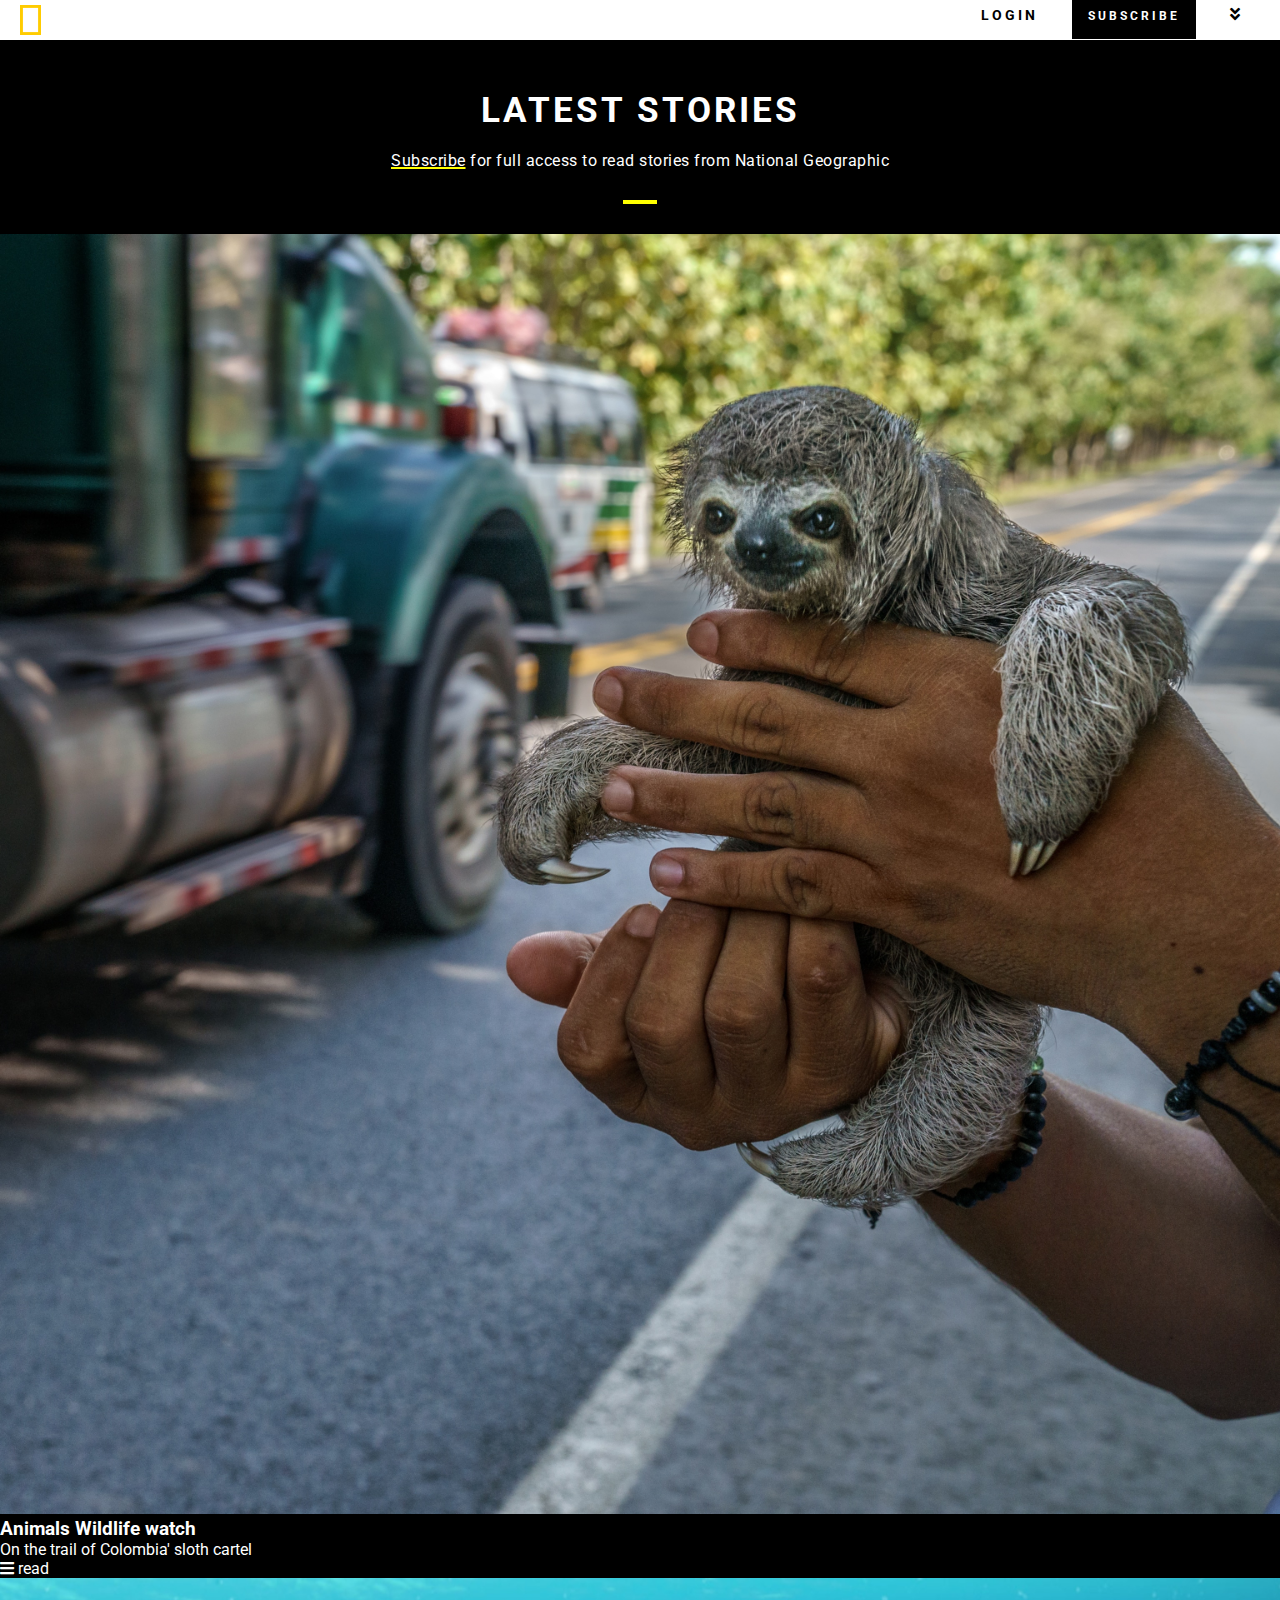
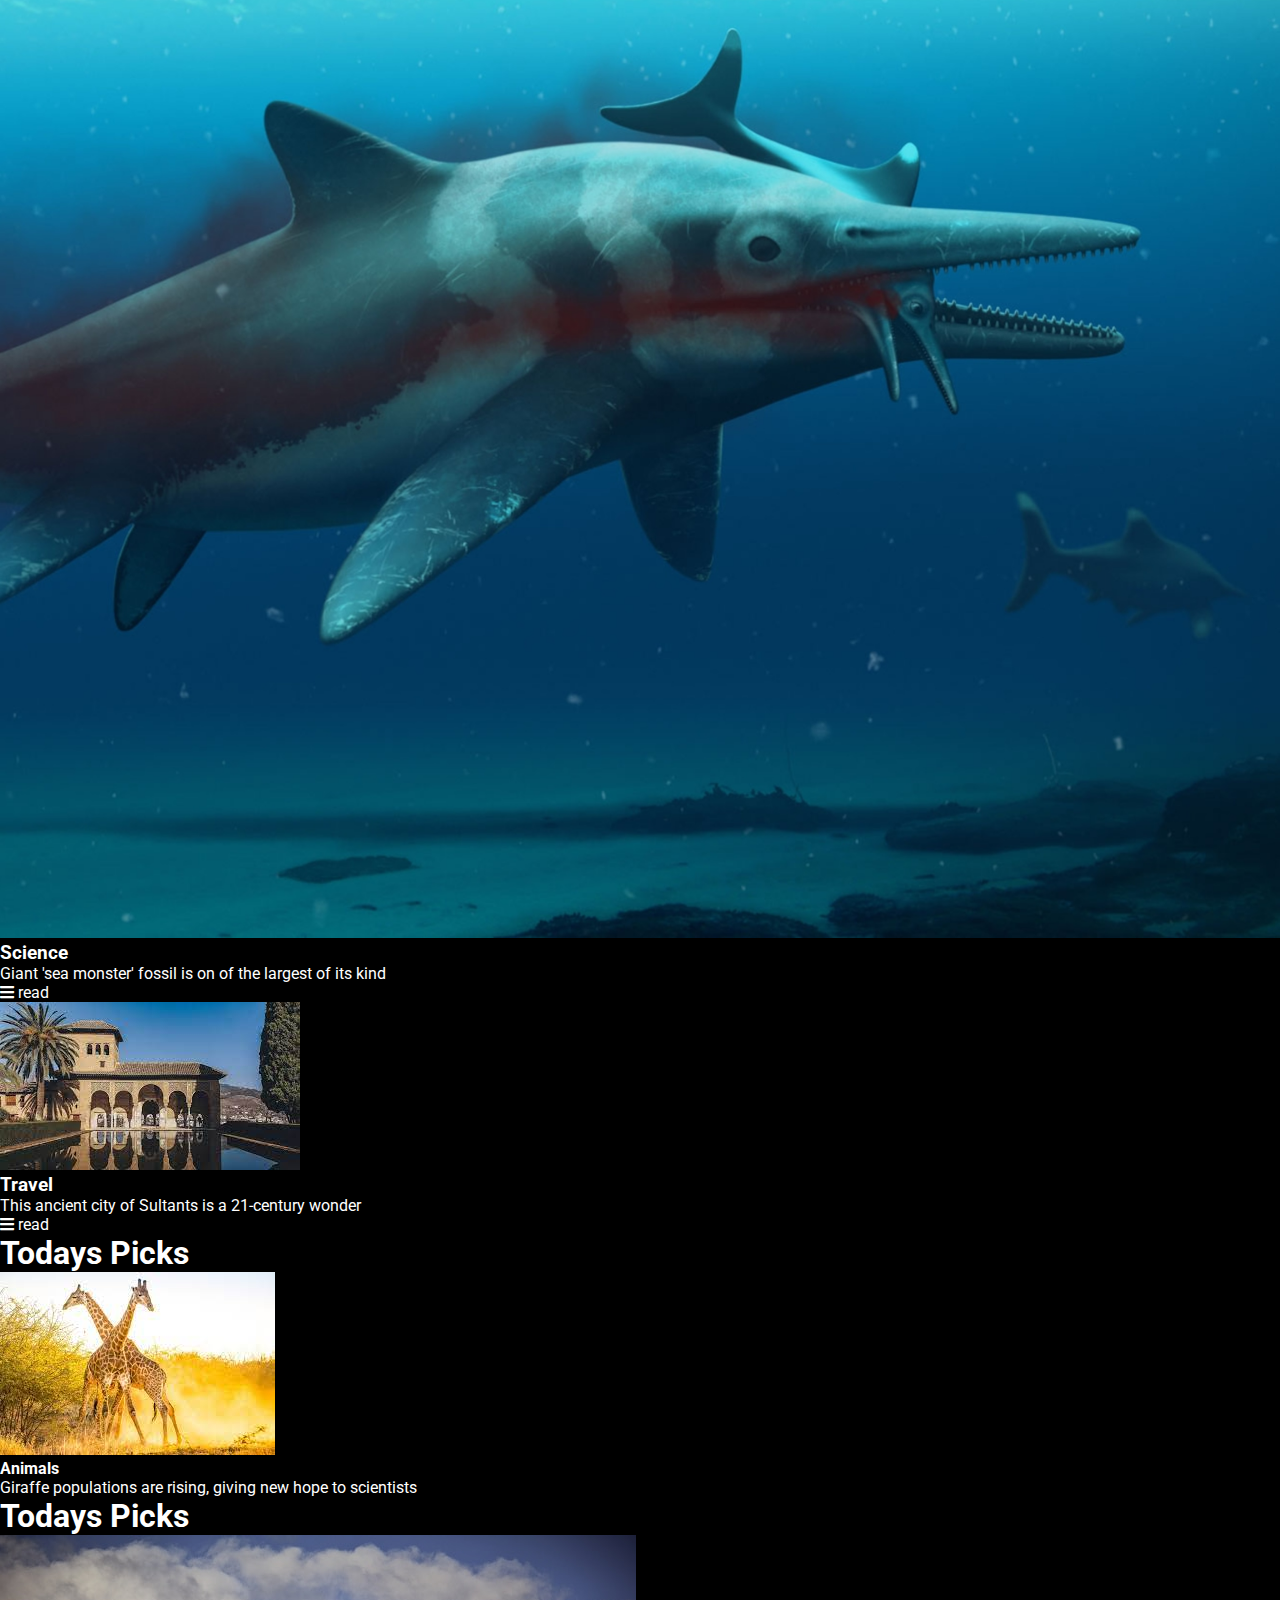
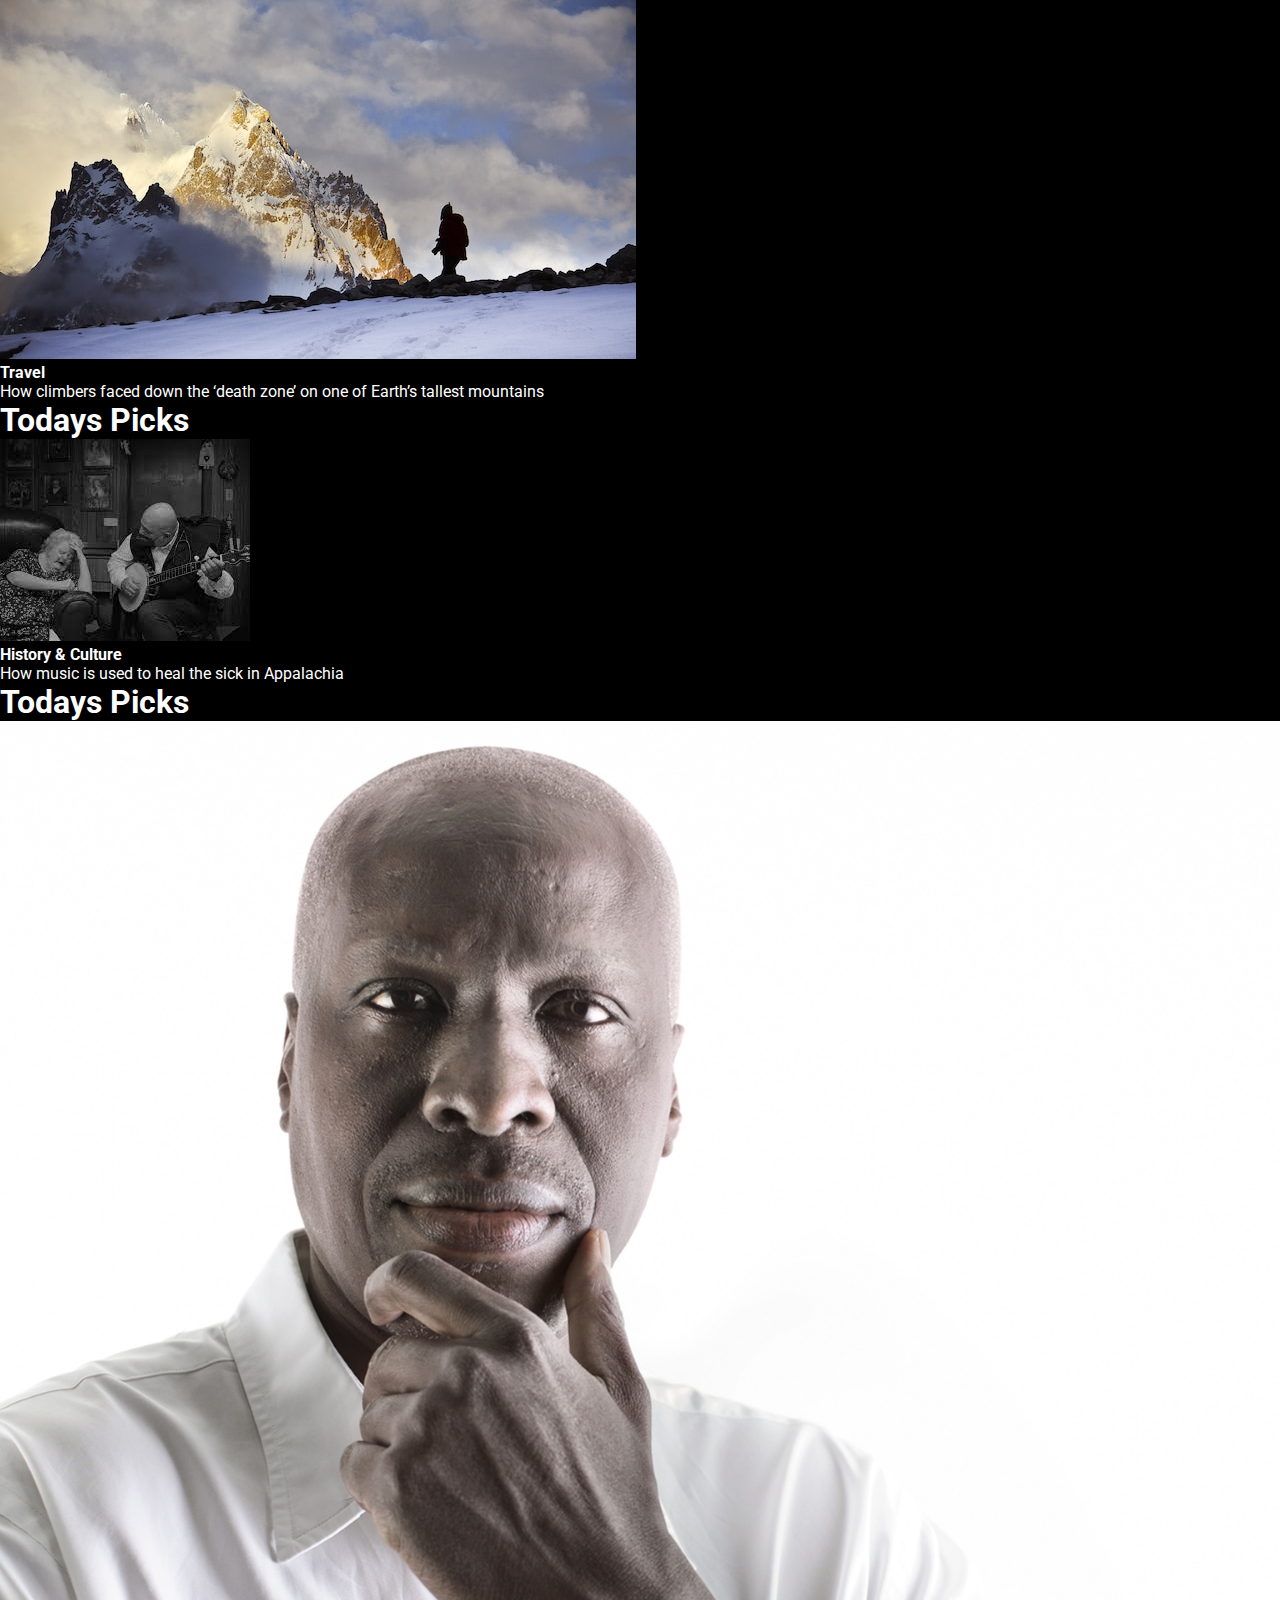
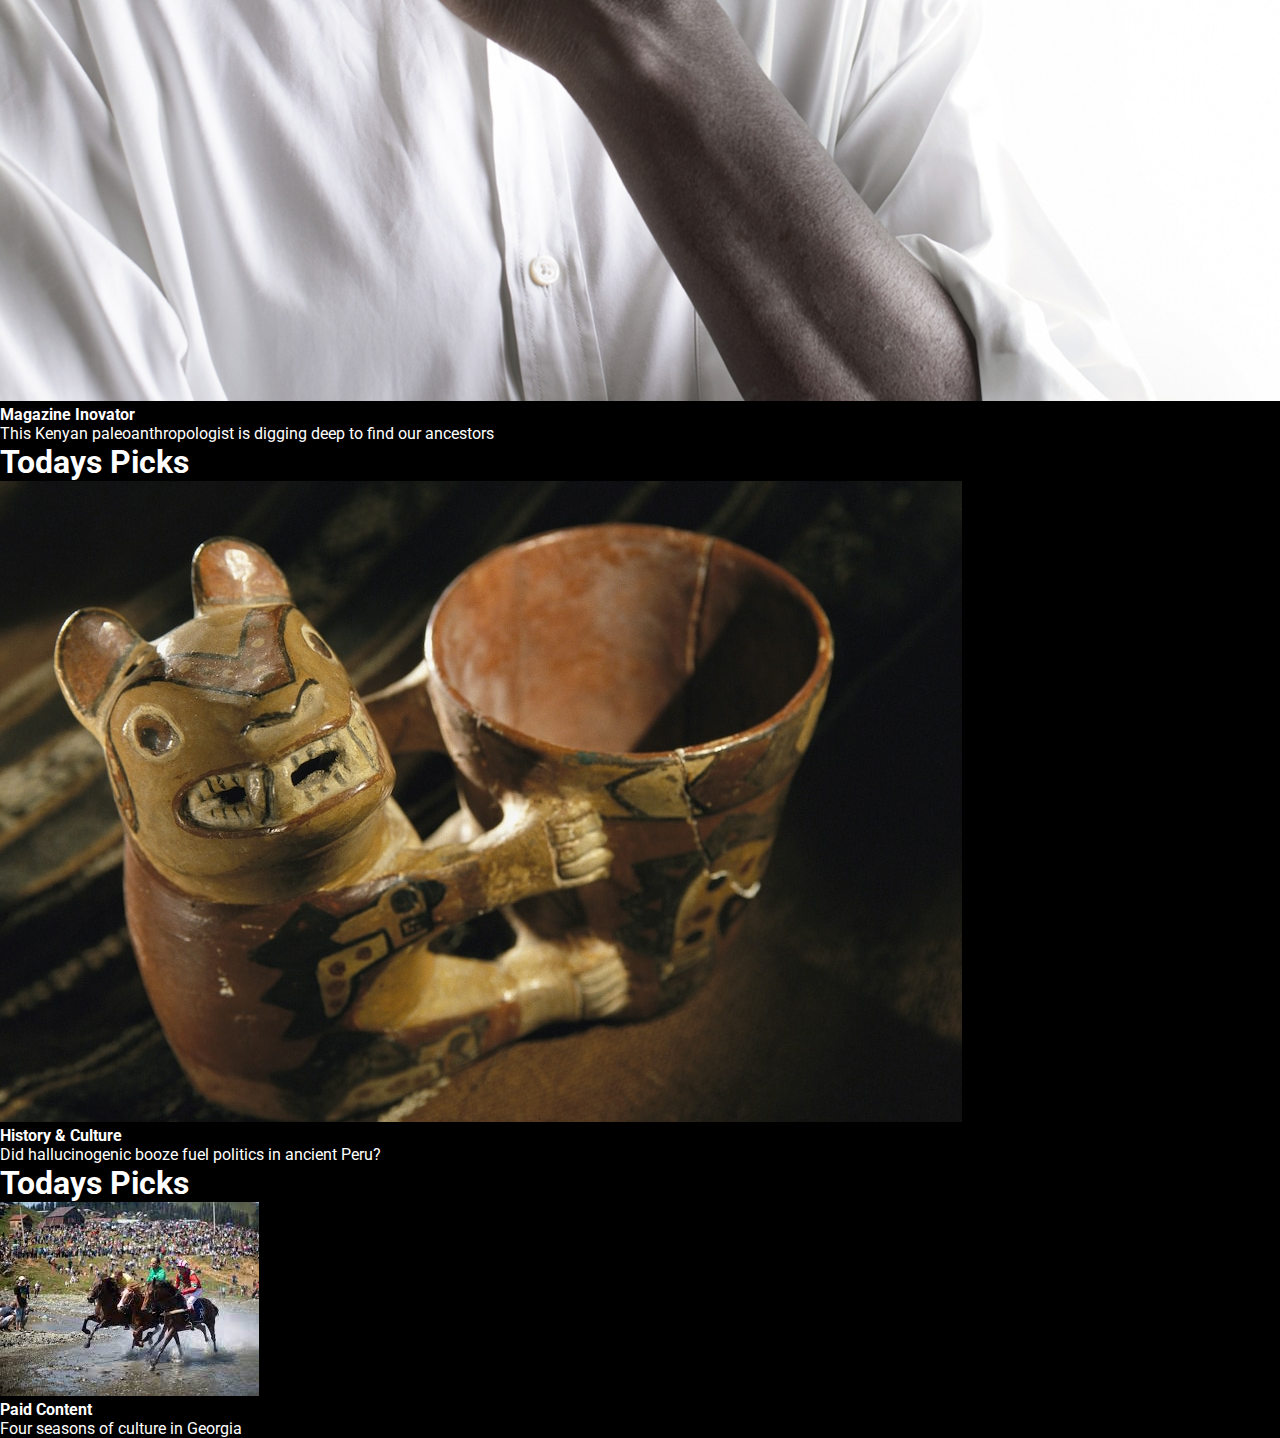
<file: index.html>
<!DOCTYPE html>
<html lang="en">
<head>
    <meta charset="UTF-8">
    <meta http-equiv="X-UA-Compatible" content="IE=edge">
    <meta name="viewport" content="width=device-width, initial-scale=1.0">
    <title>National Geographic</title>
    <link rel="stylesheet" href="styles/app.css">
    <link href="https://cdnjs.cloudflare.com/ajax/libs/font-awesome/5.13.0/css/all.min.css" rel="stylesheet">
</head>
<body>
    <nav class="menu">
        <img class="big-logo" src="img/big-logo.png" alt="The complete logo">
        <img class="small-logo" src="img/small-logo.png" alt="The small logo">
        <div class="menu-links">
            <a class="login-link" href="#">Login</a>
            <a class="search-link" href="#"><i class="fas fa-search"></i></a>
            <a class="renew-link" href="#">Renew</a>
            <a class="subscribe-link" href="#">Subscribe</a>
            <a class="menu-link" href="#">Menu</a>
            <a class="arrows-link" href="#"><i class="fas fa-angle-double-down"></i></a>
        </div>
    </nav>
    <header>
        <h1 class="stories-head">Latest stories</h1>
        <p class="body-head"><span class="body-head-sub">Subscribe</span> for full access to read stories from National Geographic</p>
        <hr class="line-yellow">
    </header>
    <main>
        <div class="main-news">
            <div class="main-news-img">
                <img src="img/sloth.jpeg" alt="Colombias cartel">
            </div>
            <div class="main-news-text">
                <h3>Animals <span>Wildlife watch</span></h3>
                <p>On the trail of Colombia' sloth cartel</p>
                <p><i class="fas fa-bars"></i> read</p>
            </div>
        </div>
        <div class="secondary-news-1">
            <div>
                <img src="img/killer-dolphin.jpeg" alt="scary">
            </div>
            <div>
                <h3>Science</h3>
                <p>Giant 'sea monster' fossil is on of the largest of its kind</p>
                <p><i class="fas fa-bars"></i> read</p>
            </div>
        </div>
        <div class="secondary-news-2">
            <div>
                <img src="img/sultan-city.jpeg" alt="travel">
            </div>
            <div>
                <h3>Travel</h3>
                <p>This ancient city of Sultants is a 21-century wonder</p>
                <p><i class="fas fa-bars"></i> read</p>
            </div>
        </div>
        <section>
            <h1>Todays Picks</h1>
            <div>
                <img src="img/giraffe.jpeg" alt="long neck">
                <div>
                    <h4>Animals</h4>
                    <p>Giraffe populations are rising, giving new hope to scientists</p>
                </div>
            </div>
        </section>
        <section>
            <h1>Todays Picks</h1>
            <div>
                <img src="img/climbers.jpeg" alt="snow">
                <div>
                    <h4>Travel</h4>
                    <p>How climbers faced down the ‘death zone’ on one of Earth’s tallest mountains
                    </p>
                </div>
            </div>
        </section>
        <section>
            <h1>Todays Picks</h1>
            <div>
                <img src="img/music.jpeg" alt="banjo">
                <div>
                    <h4>History & Culture</h4>
                    <p>How music is used to heal the sick in Appalachia</p>
                </div>
            </div>
        </section>
        <section>
            <h1>Todays Picks</h1>
            <div>
                <img src="img/thinking.jpeg" alt="long neck">
                <div>
                    <h4>Magazine Inovator</h4>
                    <p>This Kenyan paleoanthropologist is digging deep to find our ancestors</p>
                </div>
            </div>
        </section>
        <section>
            <h1>Todays Picks</h1>
            <div>
                <img src="img/drugs.jpeg" alt="drugs">
                <div>
                    <h4>History & Culture</h4>
                    <p>Did hallucinogenic booze fuel politics in ancient Peru?</p>
                </div>
            </div>
        </section>
        <section>
            <h1>Todays Picks</h1>
            <div>
                <img src="img/horse.jpeg" alt="long neck">
                <div>
                    <h4>Paid Content</h4>
                    <p>Four seasons of culture in Georgia</p>
                </div>
            </div>
        </section>
    </main>
</body>
</html>
</file>
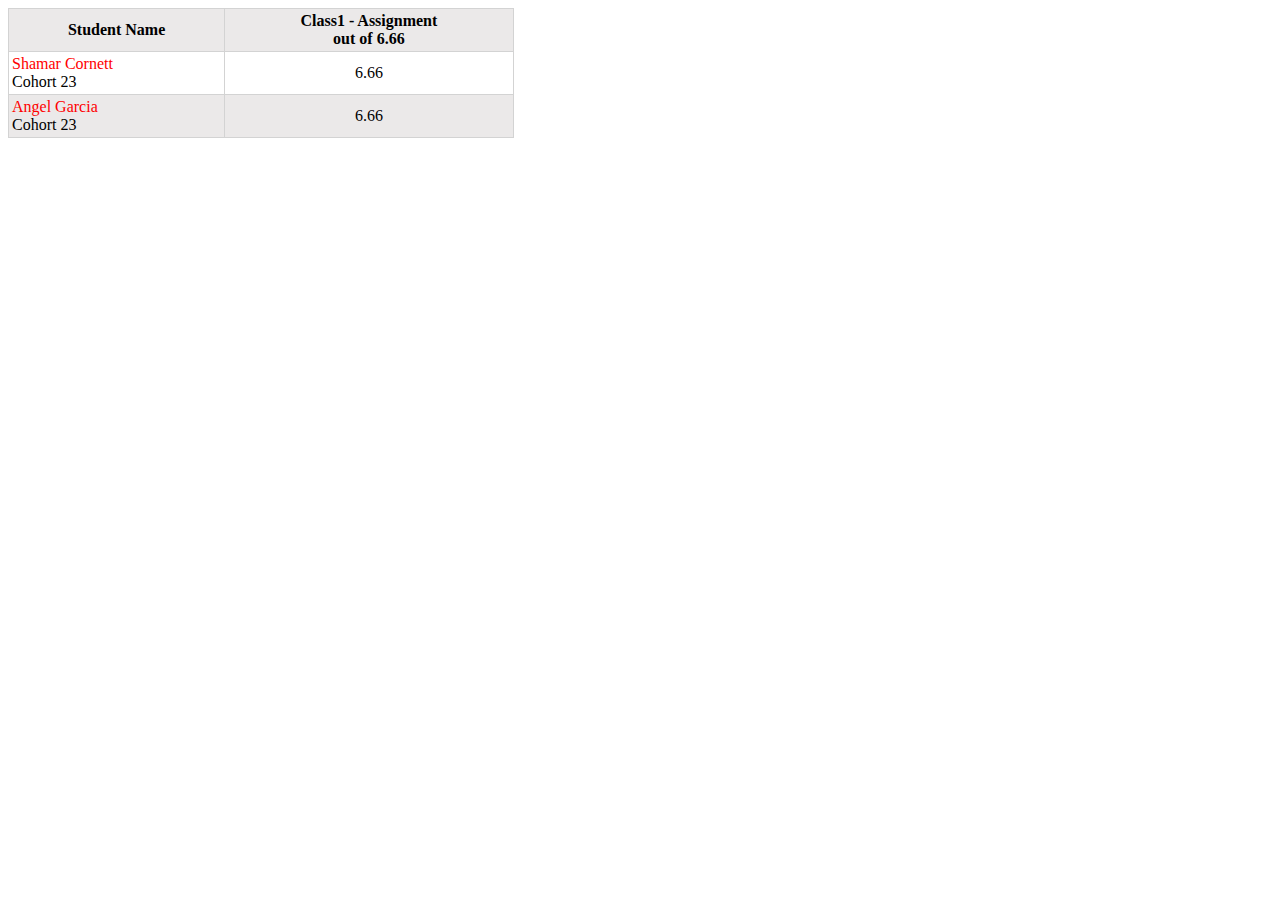
<file: challenge.html>
<!DOCTYPE html>
<html lang="en">
<head>
    <meta charset="UTF-8">
    <meta http-equiv="X-UA-Compatible" content="IE=edge">
    <meta name="viewport" content="width=device-width, initial-scale=1.0">
    <title>Challenge</title>
    <link rel="stylesheet" href="styles/challenge.css">
</head>
<body>
    <table class="challenge-table">
        <tr>
            <th>Student Name</th>
            <th>Class1 - Assignment<br>out of 6.66</th>
        </tr>
        <tr>
            <td><span>Shamar Cornett</span><br>Cohort 23</td>
            <td>6.66</td>
        </tr>
        <tr>
            <td><span>Angel Garcia</span><br>Cohort 23</td>
            <td>6.66</td>
        </tr>
    </table>
</body>
</html>
</file>
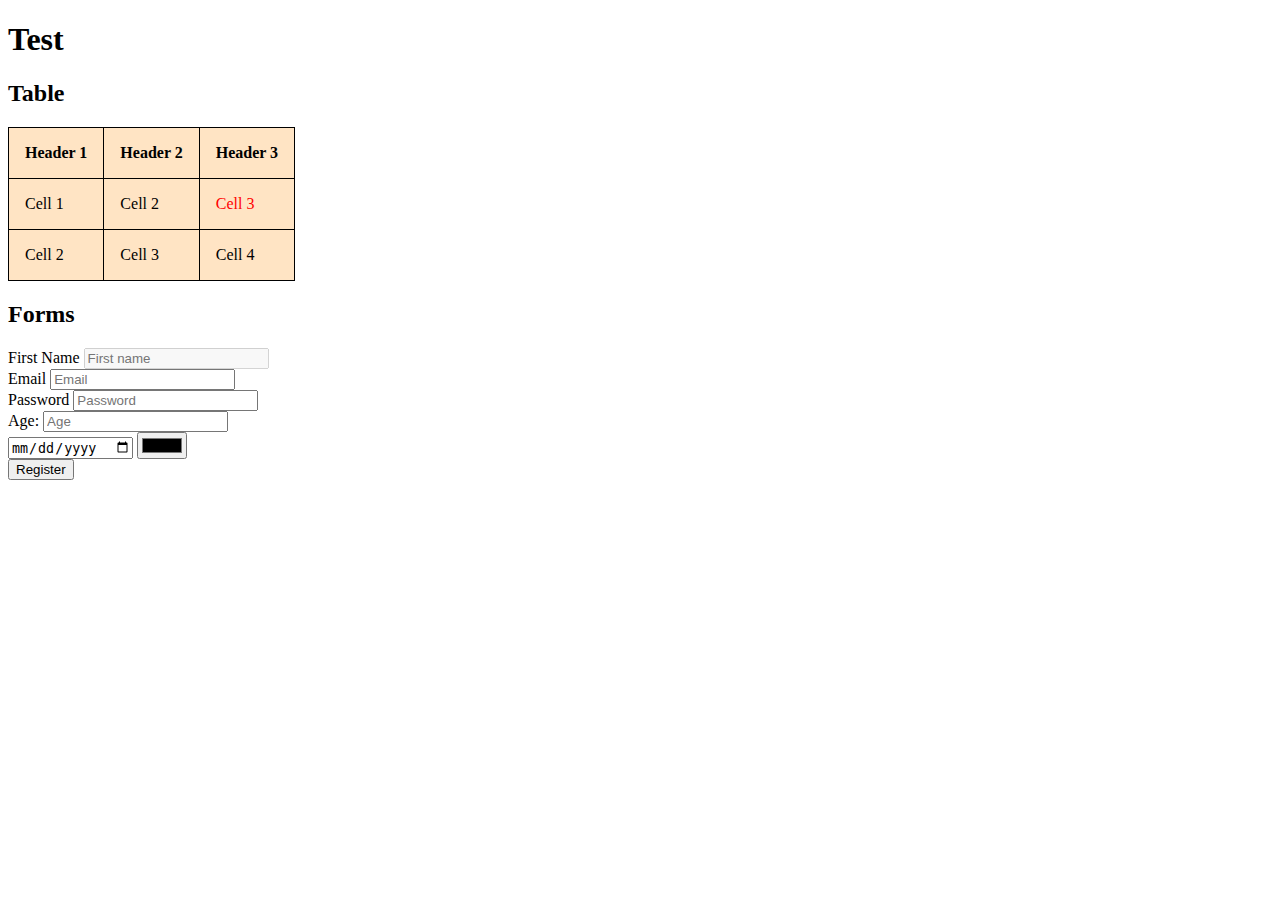
<file: test.html>
<!DOCTYPE html>
<html lang="en">
<head>
    <meta charset="UTF-8">
    <meta http-equiv="X-UA-Compatible" content="IE=edge">
    <meta name="viewport" content="width=device-width, initial-scale=1.0">
    <title>test</title>
    <link rel="stylesheet" href="styles/test.css">
</head>
<body>
    <h1>Test</h1>

    <h2>Table</h2>
    <table class="test-table">
        <tr>
            <th>Header 1</th>
            <th>Header 2</th>
            <th>Header 3</th>
        </tr>
        <tr>
            <td>Cell 1</td>
            <td>Cell 2</td>
            <td class="error">Cell 3</td>
        </tr>
        <tr>
            <td>Cell 2</td>
            <td>Cell 3</td>
            <td>Cell 4</td>
        </tr>
    </table>
    <h2>Forms</h2>
    <form action="">
        <div>
            <label for="">First Name</label>
            <input type="text" name="fname" id="fname" placeholder="First name" disabled>
        </div>
        <div>
            <label for="">Email</label>
            <input type="text" name="email" id="email" placeholder="Email" required>
        </div>
        <div>
            <label for="">Password</label>
            <input type="password" name="password" id="password" placeholder="Password" required>
        </div>
        <div>
            <label for="">Age:</label>
            <input type="number" name="age" id="age" placeholder="Age">
        </div>
        <div>
            <input type="date">
            <input type="color">
        </div>
        <input type="submit" value="Register">
    </form>

</body>
</html>
</file>
<file: styles/app.css>
/* global */
@import url('https://fonts.googleapis.com/css2?family=Roboto:wght@100;400;700&display=swap');
* {
    margin: 0;
    padding: 0;
}
body {
    color: white;
    background-color: black;
    font-family: 'Roboto', sans-serif;
}
img {
    max-width: 100%;
}
a {
    text-decoration: none;
}
header{
    text-align: center;
}
/* utilities */
/* menu */
nav.menu {
    display: flex;
    justify-content: space-between;
    background-color: white;
    height: 35px;
    padding: 5px 10px 0 20px;
}
nav.menu img.big-logo {
    display: none;
    height: 50px;
}
nav.menu img.small-logo {
    display: block;
    height: 30px;
}
nav.menu a {
    margin-right: 30px;
}
a.login-link {
    color: black;
    text-transform: uppercase;
    font-size: 14px;
    font-weight: 700;
    letter-spacing: 3px;
}
a.subscribe-link {
    color: white;
    text-transform: uppercase;
    font-size: 12px;
    font-weight: 700;
    letter-spacing: 3px;
    background-color: black;
    padding: 16px;
}
a.arrows-link {
    color: black;
}
a.search-link, a.renew-link, a.menu-link {
    display: none;
}
/* headers */
.stories-head{
    text-transform: uppercase;
    font-size: 35px;
    letter-spacing: 3px;
    margin: 50px 0 20px 0;
}
.body-head{
    letter-spacing: .5px;
    margin-bottom: 25px;
}
.body-head-sub{
    text-decoration: underline;
    text-decoration-color: yellow;
    text-decoration-thickness: 2px;
}
.line-yellow{
    margin: 30px auto;
    border: 2px solid yellow;
    width: 30px;

}
</file>
<file: styles/challenge.css>
table{
    border: 1px solid gray;
    border-collapse: collapse;
    width: 40%;
}
table.challenge-table th, table.challenge-table td{
    border: 1px solid lightgray;
    padding: 3px;
}
table.challenge-table tr:nth-child(odd){
    background-color: rgb(235, 233, 233);
}
table.challenge-table td span{
    color: red;
}
table.challenge-table td:nth-child(even){
    text-align: center;
}
</file>
<file: styles/test.css>
table{
    border: 1px solid black;
    border-collapse: collapse;
}
table.test-table{
    background-color: bisque;
}
table.test-table td, table.test-table th{
    border: 1px solid black;
    padding: 1rem;
}
td.error{
    color: red
}
</file>
